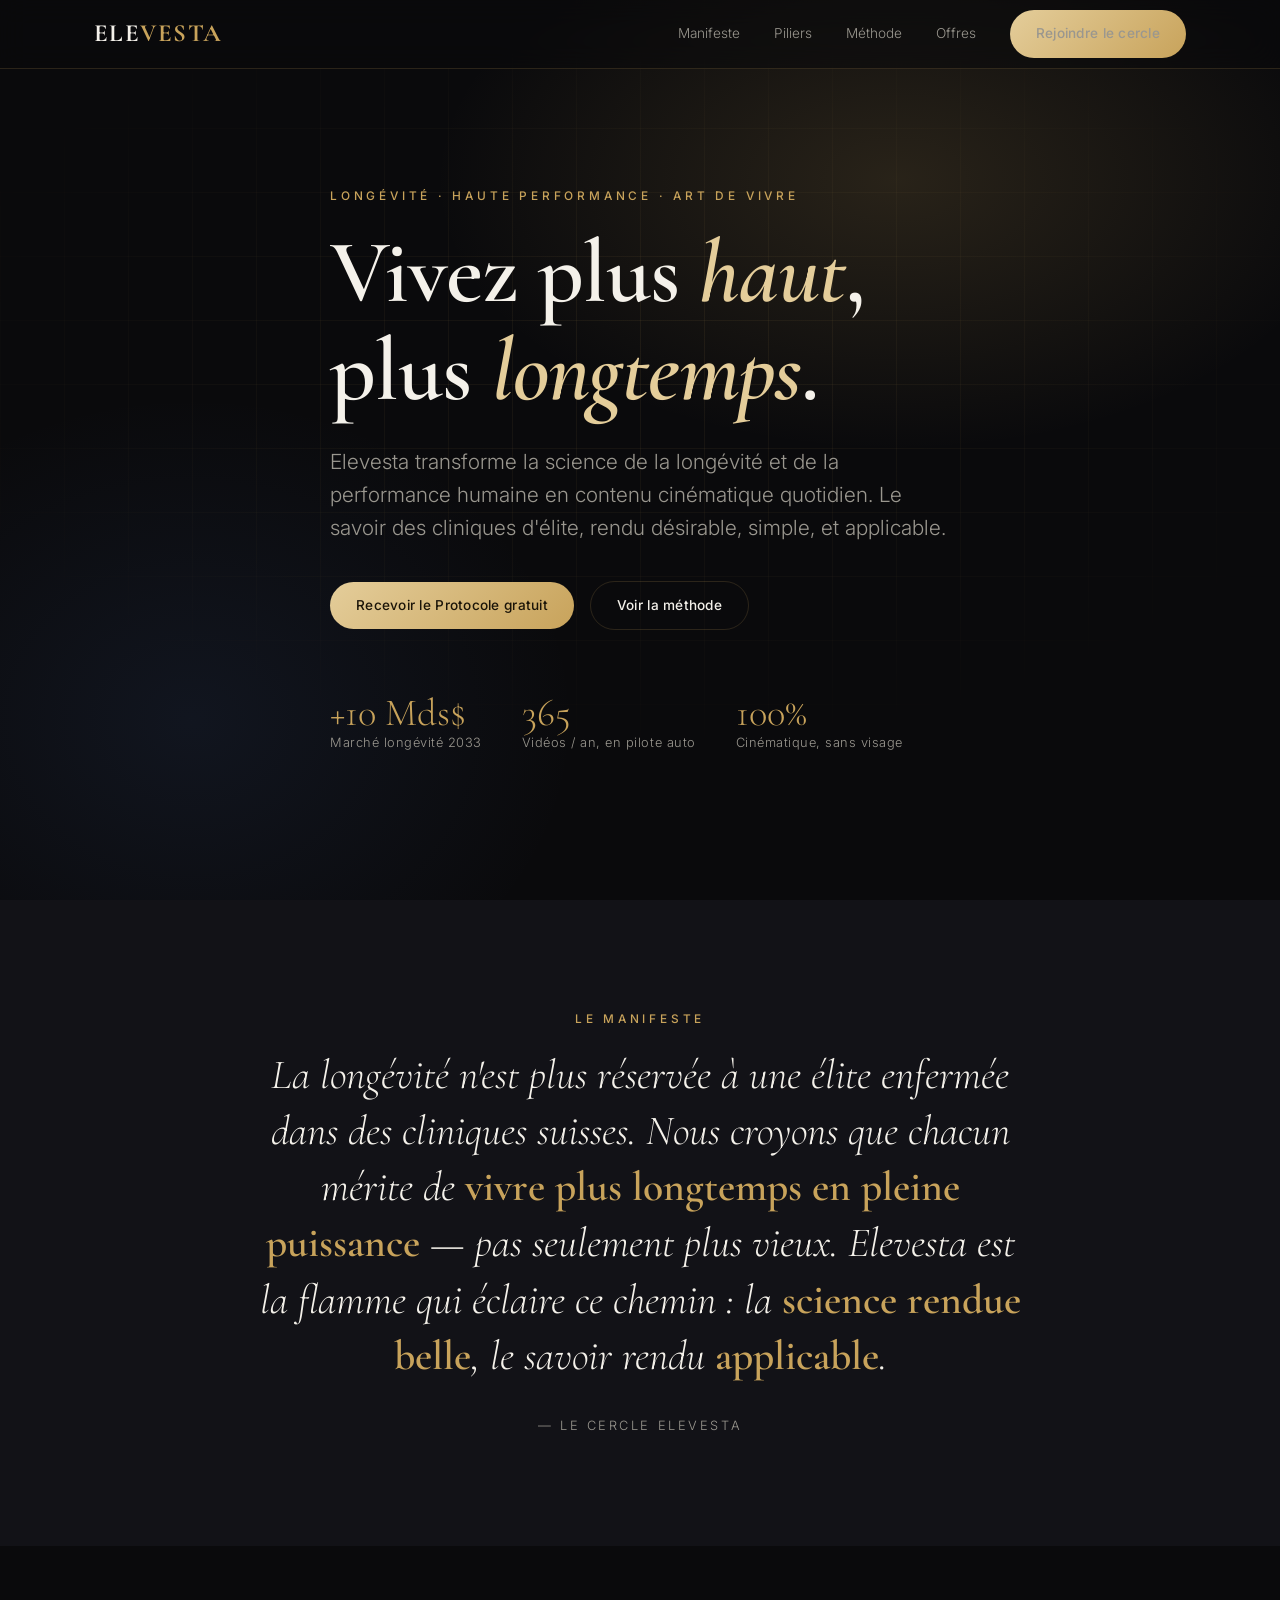
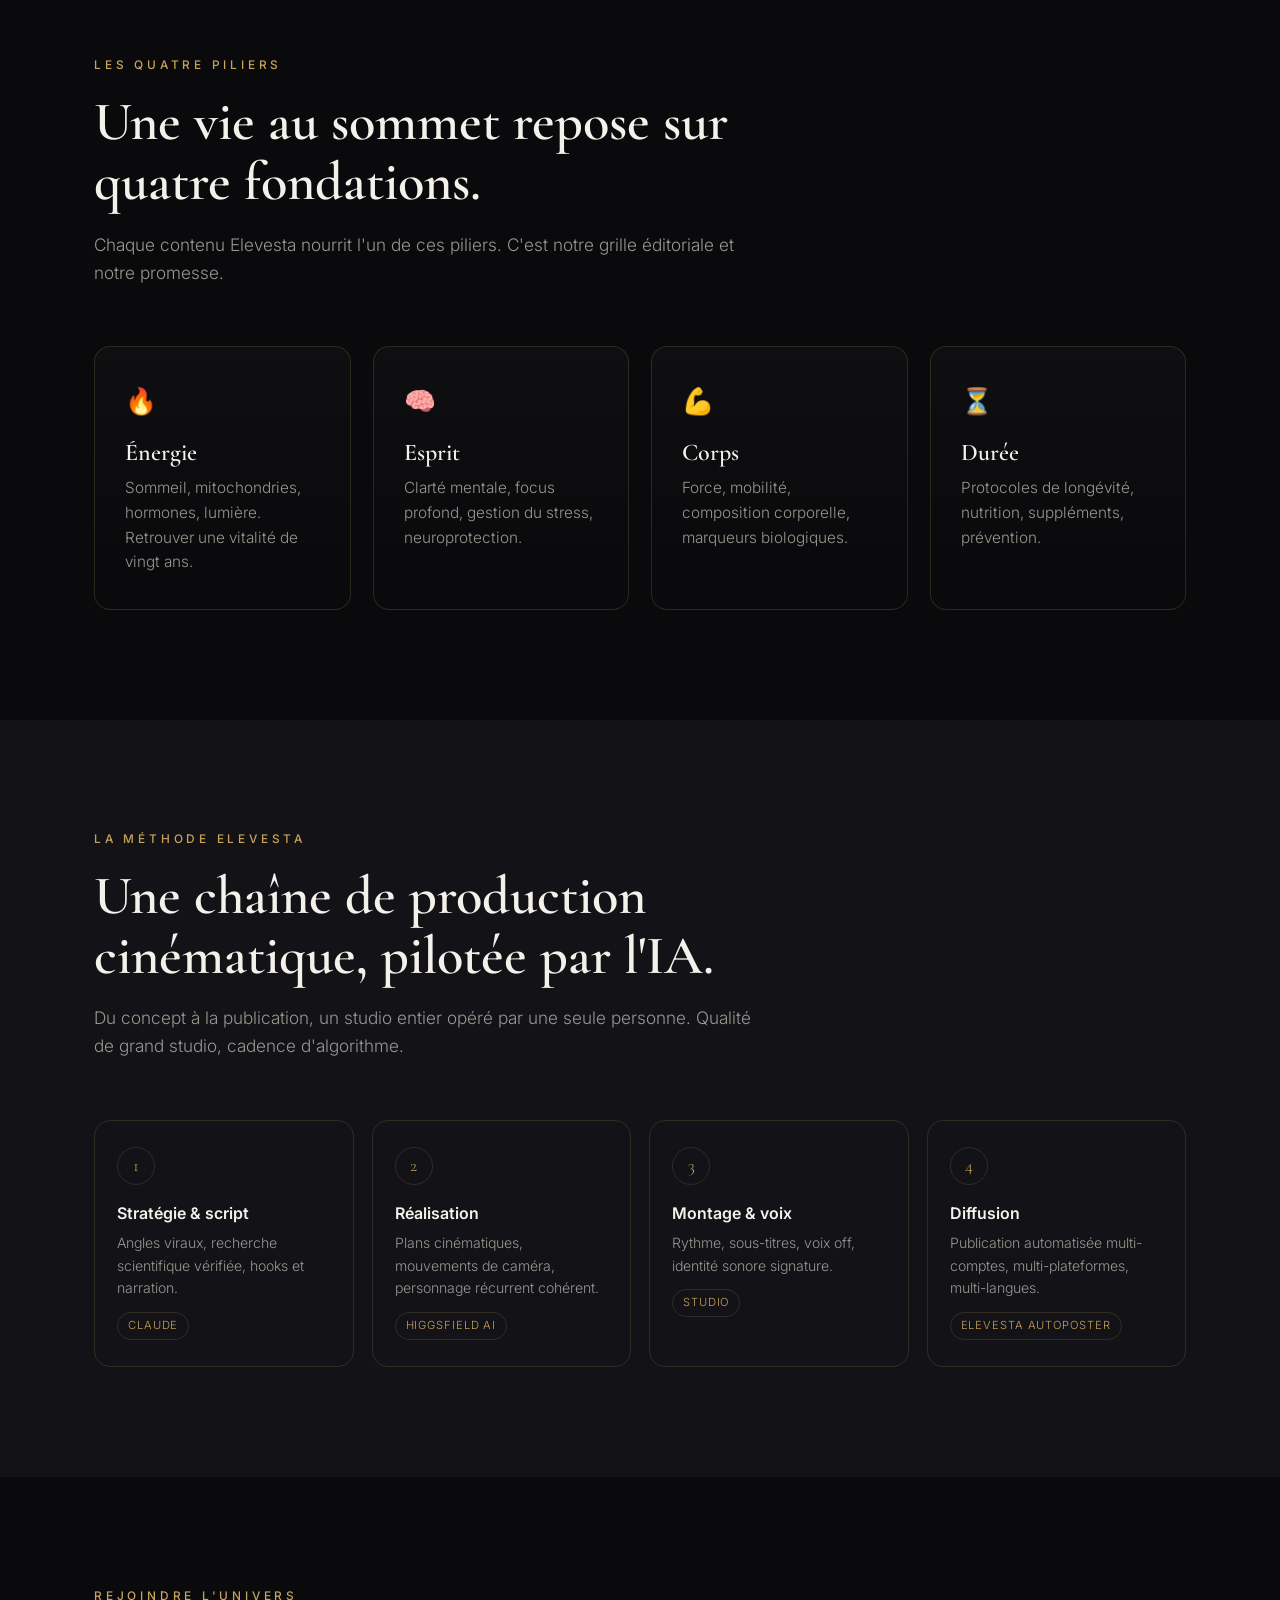
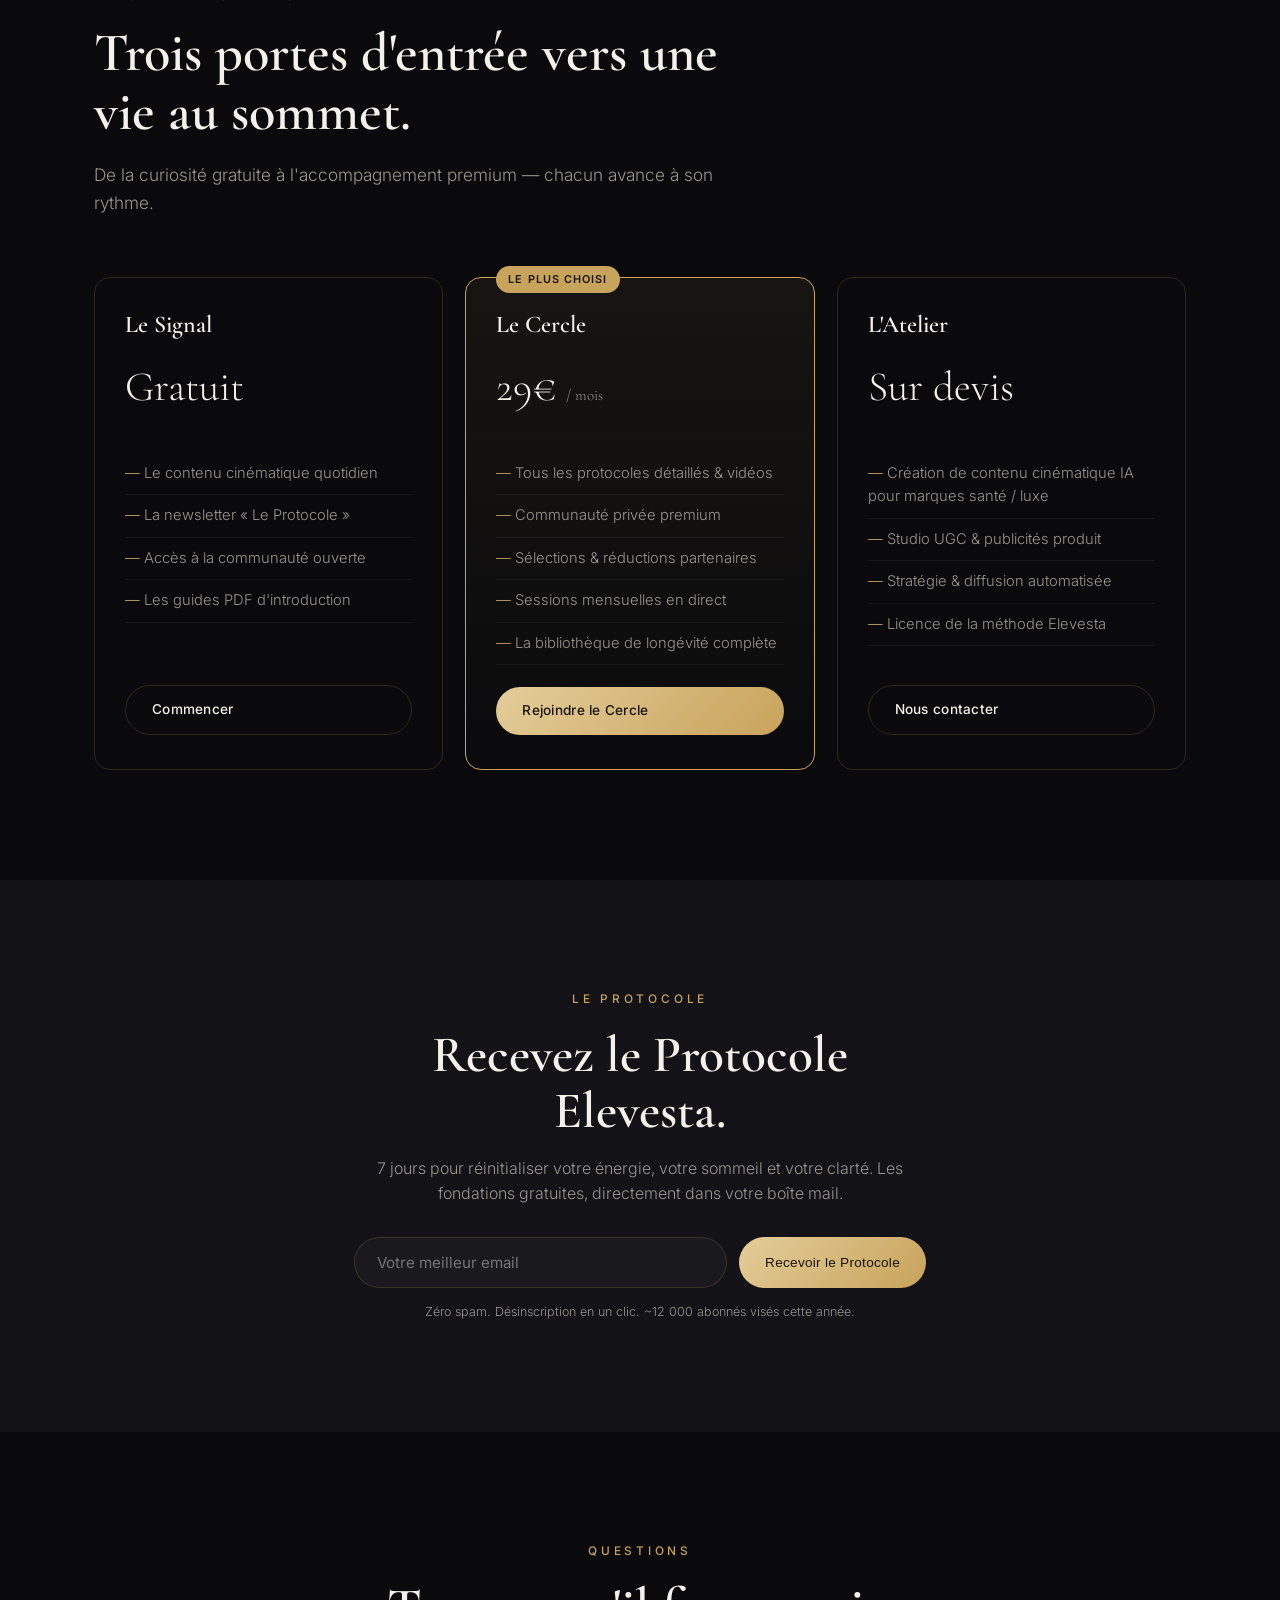
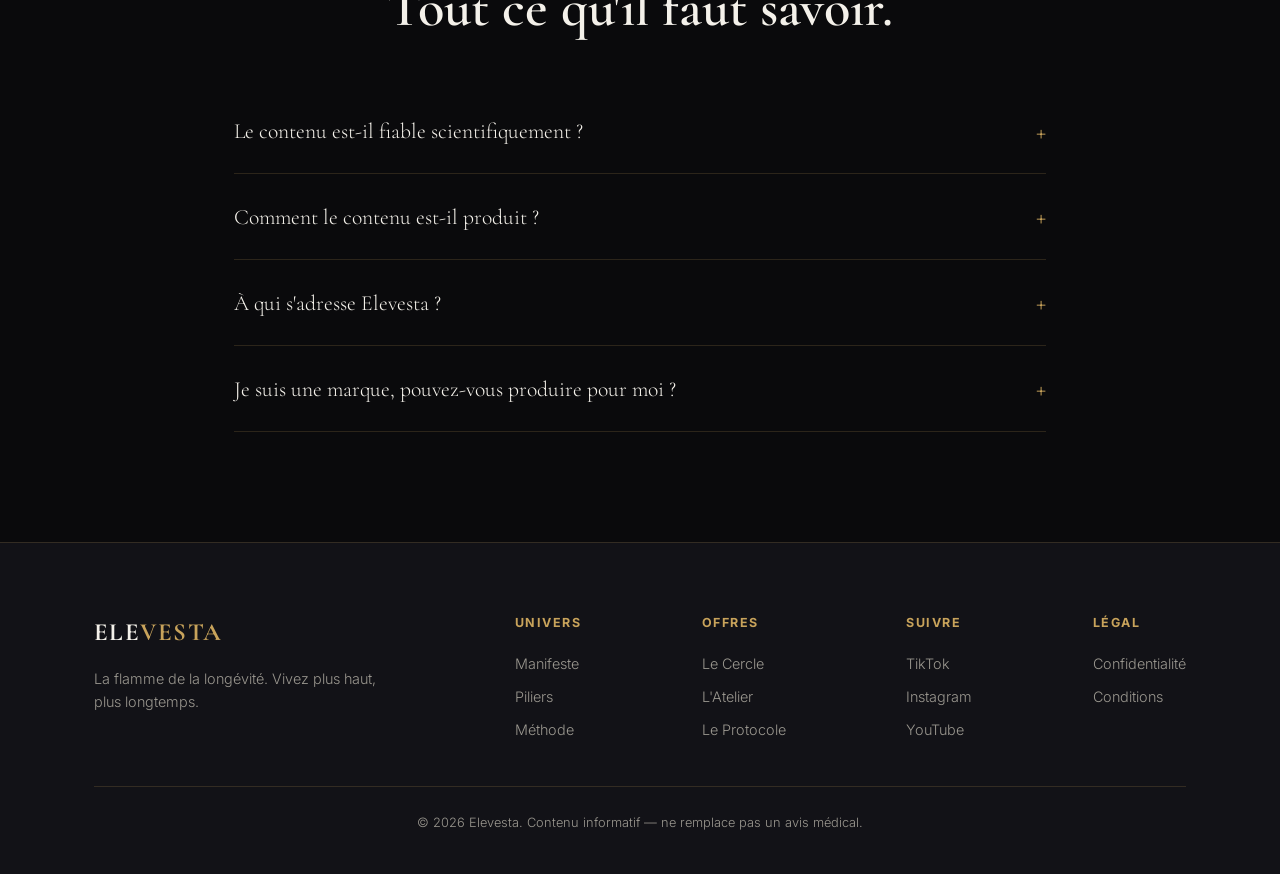
<file: landing/index.html>
<!DOCTYPE html>
<html lang="fr">
<head>
<meta charset="UTF-8" />
<meta name="viewport" content="width=device-width, initial-scale=1.0" />
<title>Elevesta — La longévité au sommet</title>
<meta name="description" content="Elevesta : le média qui transforme la science de la longévité et de la haute performance en contenu cinématique. Vivez plus haut, plus longtemps." />
<meta property="og:title" content="Elevesta — La longévité au sommet" />
<meta property="og:description" content="La science de vivre mieux, plus fort, plus longtemps. Contenu cinématique quotidien." />
<meta property="og:type" content="website" />
<link rel="preconnect" href="https://fonts.googleapis.com" />
<link rel="preconnect" href="https://fonts.gstatic.com" crossorigin />
<link href="https://fonts.googleapis.com/css2?family=Cormorant+Garamond:wght@500;600;700&family=Inter:wght@300;400;500;600&display=swap" rel="stylesheet" />
<style>
  :root{
    --bg:#0a0a0c;
    --bg-soft:#121217;
    --ink:#f4f1ea;
    --muted:#9a978f;
    --gold:#c8a35b;
    --gold-soft:#e4cd9a;
    --line:rgba(200,163,91,.18);
    --radius:16px;
    --maxw:1140px;
  }
  *{box-sizing:border-box;margin:0;padding:0}
  html{scroll-behavior:smooth}
  body{
    background:var(--bg);
    color:var(--ink);
    font-family:'Inter',system-ui,sans-serif;
    line-height:1.6;
    font-weight:300;
    -webkit-font-smoothing:antialiased;
    overflow-x:hidden;
  }
  h1,h2,h3,.serif{font-family:'Cormorant Garamond',Georgia,serif;font-weight:600;line-height:1.1}
  a{color:inherit;text-decoration:none}
  .wrap{max-width:var(--maxw);margin:0 auto;padding:0 24px}
  .gold{color:var(--gold)}
  .eyebrow{
    font-family:'Inter';font-weight:500;font-size:.74rem;letter-spacing:.32em;
    text-transform:uppercase;color:var(--gold);margin-bottom:18px;
  }
  /* NAV */
  nav{
    position:fixed;top:0;left:0;right:0;z-index:50;
    backdrop-filter:blur(14px);background:rgba(10,10,12,.55);
    border-bottom:1px solid var(--line);
  }
  nav .wrap{display:flex;align-items:center;justify-content:space-between;height:68px}
  .logo{font-family:'Cormorant Garamond';font-size:1.55rem;font-weight:700;letter-spacing:.06em}
  .logo span{color:var(--gold)}
  .nav-links{display:flex;gap:34px;align-items:center}
  .nav-links a{font-size:.85rem;color:var(--muted);transition:.25s}
  .nav-links a:hover{color:var(--ink)}
  .btn{
    display:inline-block;padding:13px 26px;border-radius:100px;font-size:.85rem;
    font-weight:500;letter-spacing:.02em;transition:.3s;cursor:pointer;border:none;
  }
  .btn-gold{background:linear-gradient(135deg,var(--gold-soft),var(--gold));color:#1a1408}
  .btn-gold:hover{transform:translateY(-2px);box-shadow:0 12px 30px rgba(200,163,91,.28)}
  .btn-ghost{background:transparent;border:1px solid var(--line);color:var(--ink)}
  .btn-ghost:hover{border-color:var(--gold);color:var(--gold)}
  @media(max-width:760px){.nav-links a:not(.btn){display:none}}
  /* HERO */
  header.hero{
    position:relative;min-height:100vh;display:flex;align-items:center;
    padding:120px 0 80px;overflow:hidden;
  }
  .hero-glow{
    position:absolute;inset:0;z-index:0;
    background:
      radial-gradient(60% 50% at 70% 20%,rgba(200,163,91,.16),transparent 60%),
      radial-gradient(50% 60% at 15% 80%,rgba(80,120,200,.10),transparent 60%);
  }
  .hero-grid{position:absolute;inset:0;z-index:0;opacity:.5;
    background-image:linear-gradient(var(--line) 1px,transparent 1px),linear-gradient(90deg,var(--line) 1px,transparent 1px);
    background-size:64px 64px;mask-image:radial-gradient(ellipse 80% 60% at 50% 40%,#000,transparent 75%);}
  .hero .wrap{position:relative;z-index:1;max-width:880px}
  .hero h1{font-size:clamp(2.8rem,7vw,5.6rem);letter-spacing:-.01em;margin-bottom:24px}
  .hero h1 em{font-style:italic;color:var(--gold-soft)}
  .hero p.lead{font-size:clamp(1.05rem,2vw,1.3rem);color:var(--muted);max-width:620px;margin-bottom:36px;font-weight:300}
  .hero-cta{display:flex;gap:16px;flex-wrap:wrap;align-items:center}
  .hero-stats{display:flex;gap:40px;margin-top:64px;flex-wrap:wrap}
  .hero-stats .stat .n{font-family:'Cormorant Garamond';font-size:2.4rem;color:var(--gold);line-height:1}
  .hero-stats .stat .l{font-size:.8rem;color:var(--muted);letter-spacing:.04em}
  /* SECTIONS */
  section{padding:110px 0;position:relative}
  .section-head{max-width:680px;margin-bottom:60px}
  .section-head h2{font-size:clamp(2rem,4.5vw,3.4rem);margin-bottom:18px}
  .section-head p{color:var(--muted);font-size:1.08rem}
  .bg-soft{background:var(--bg-soft)}
  /* MANIFESTO */
  .manifesto{text-align:center;max-width:820px;margin:0 auto}
  .manifesto .quote{font-family:'Cormorant Garamond';font-size:clamp(1.6rem,3.5vw,2.6rem);
    line-height:1.35;font-style:italic;color:var(--ink)}
  .manifesto .quote b{color:var(--gold);font-style:normal;font-weight:600}
  .manifesto .sig{margin-top:32px;color:var(--muted);letter-spacing:.2em;font-size:.8rem;text-transform:uppercase}
  /* PILLARS */
  .grid-3{display:grid;grid-template-columns:repeat(3,1fr);gap:22px}
  @media(max-width:880px){.grid-3{grid-template-columns:1fr}}
  .card{
    background:linear-gradient(180deg,rgba(255,255,255,.025),rgba(255,255,255,0));
    border:1px solid var(--line);border-radius:var(--radius);padding:34px 30px;transition:.35s;
  }
  .card:hover{transform:translateY(-4px);border-color:rgba(200,163,91,.4)}
  .card .ico{font-size:1.6rem;margin-bottom:18px}
  .card h3{font-size:1.5rem;margin-bottom:10px}
  .card p{color:var(--muted);font-size:.96rem}
  /* PIPELINE */
  .steps{display:grid;grid-template-columns:repeat(4,1fr);gap:18px}
  @media(max-width:880px){.steps{grid-template-columns:1fr 1fr}}
  @media(max-width:520px){.steps{grid-template-columns:1fr}}
  .step{border:1px solid var(--line);border-radius:var(--radius);padding:26px 22px;position:relative}
  .step .num{font-family:'Cormorant Garamond';font-size:1.1rem;color:var(--gold);
    border:1px solid var(--line);width:38px;height:38px;border-radius:50%;
    display:flex;align-items:center;justify-content:center;margin-bottom:16px}
  .step h4{font-family:'Inter';font-weight:600;font-size:1rem;margin-bottom:6px}
  .step p{color:var(--muted);font-size:.88rem}
  .step .tool{display:inline-block;margin-top:12px;font-size:.7rem;letter-spacing:.08em;
    text-transform:uppercase;color:var(--gold);border:1px solid var(--line);
    padding:4px 10px;border-radius:100px}
  /* OFFER */
  .tiers{display:grid;grid-template-columns:repeat(3,1fr);gap:22px;align-items:stretch}
  @media(max-width:880px){.tiers{grid-template-columns:1fr}}
  .tier{border:1px solid var(--line);border-radius:var(--radius);padding:34px 30px;display:flex;flex-direction:column}
  .tier.featured{border-color:var(--gold);background:linear-gradient(180deg,rgba(200,163,91,.07),rgba(255,255,255,0));position:relative}
  .tier.featured::before{content:'Le plus choisi';position:absolute;top:-12px;left:30px;
    background:var(--gold);color:#1a1408;font-size:.68rem;letter-spacing:.1em;text-transform:uppercase;
    padding:5px 12px;border-radius:100px;font-weight:600}
  .tier h3{font-size:1.5rem;margin-bottom:6px}
  .tier .price{font-family:'Cormorant Garamond';font-size:2.6rem;color:var(--ink);margin:10px 0}
  .tier .price small{font-size:.95rem;color:var(--muted)}
  .tier ul{list-style:none;margin:22px 0;flex:1}
  .tier li{padding:9px 0;border-bottom:1px solid rgba(255,255,255,.05);font-size:.92rem;color:var(--muted)}
  .tier li::before{content:'—  ';color:var(--gold)}
  /* CAPTURE */
  .capture{text-align:center;max-width:620px;margin:0 auto}
  .capture h2{font-size:clamp(2rem,4.5vw,3.2rem);margin-bottom:16px}
  .capture p{color:var(--muted);margin-bottom:30px}
  form.cap{display:flex;gap:12px;flex-wrap:wrap;justify-content:center}
  form.cap input{
    flex:1;min-width:240px;padding:15px 22px;border-radius:100px;border:1px solid var(--line);
    background:rgba(255,255,255,.03);color:var(--ink);font-family:inherit;font-size:.95rem;
  }
  form.cap input:focus{outline:none;border-color:var(--gold)}
  .cap-note{margin-top:14px;font-size:.78rem;color:var(--muted)}
  /* FAQ */
  details{border-bottom:1px solid var(--line);padding:22px 0;cursor:pointer}
  details summary{font-family:'Cormorant Garamond';font-size:1.35rem;list-style:none;display:flex;justify-content:space-between;align-items:center}
  details summary::-webkit-details-marker{display:none}
  details summary::after{content:'+';color:var(--gold);font-size:1.6rem}
  details[open] summary::after{content:'–'}
  details p{color:var(--muted);margin-top:14px;font-size:.98rem;max-width:760px}
  /* FOOTER */
  footer{padding:70px 0 40px;border-top:1px solid var(--line);background:var(--bg-soft)}
  .foot-grid{display:flex;justify-content:space-between;flex-wrap:wrap;gap:30px;margin-bottom:40px}
  .foot-grid .col h5{font-size:.78rem;letter-spacing:.12em;text-transform:uppercase;color:var(--gold);margin-bottom:14px}
  .foot-grid .col a{display:block;color:var(--muted);font-size:.9rem;padding:5px 0;transition:.2s}
  .foot-grid .col a:hover{color:var(--ink)}
  .foot-bottom{text-align:center;color:var(--muted);font-size:.8rem;border-top:1px solid var(--line);padding-top:26px}
  .reveal{opacity:0;transform:translateY(26px);transition:.9s cubic-bezier(.2,.7,.2,1)}
  .reveal.in{opacity:1;transform:none}
</style>
</head>
<body>

<nav>
  <div class="wrap">
    <div class="logo">ELE<span>VESTA</span></div>
    <div class="nav-links">
      <a href="#manifeste">Manifeste</a>
      <a href="#piliers">Piliers</a>
      <a href="#methode">Méthode</a>
      <a href="#offres">Offres</a>
      <a href="#rejoindre" class="btn btn-gold">Rejoindre le cercle</a>
    </div>
  </div>
</nav>

<header class="hero">
  <div class="hero-glow"></div>
  <div class="hero-grid"></div>
  <div class="wrap">
    <div class="eyebrow reveal">Longévité · Haute performance · Art de vivre</div>
    <h1 class="reveal">Vivez plus <em>haut</em>,<br/>plus <em>longtemps</em>.</h1>
    <p class="lead reveal">Elevesta transforme la science de la longévité et de la performance humaine en contenu cinématique quotidien. Le savoir des cliniques d'élite, rendu désirable, simple, et applicable.</p>
    <div class="hero-cta reveal">
      <a href="#rejoindre" class="btn btn-gold">Recevoir le Protocole gratuit</a>
      <a href="#methode" class="btn btn-ghost">Voir la méthode</a>
    </div>
    <div class="hero-stats reveal">
      <div class="stat"><div class="n">+10 Mds$</div><div class="l">Marché longévité 2033</div></div>
      <div class="stat"><div class="n">365</div><div class="l">Vidéos / an, en pilote auto</div></div>
      <div class="stat"><div class="n">100%</div><div class="l">Cinématique, sans visage</div></div>
    </div>
  </div>
</header>

<section id="manifeste" class="bg-soft">
  <div class="wrap manifesto reveal">
    <div class="eyebrow" style="justify-content:center">Le manifeste</div>
    <p class="quote">La longévité n'est plus réservée à une élite enfermée dans des cliniques suisses. Nous croyons que chacun mérite de <b>vivre plus longtemps en pleine puissance</b> — pas seulement plus vieux. Elevesta est la flamme qui éclaire ce chemin : la <b>science rendue belle</b>, le savoir rendu <b>applicable</b>.</p>
    <div class="sig">— Le cercle Elevesta</div>
  </div>
</section>

<section id="piliers">
  <div class="wrap">
    <div class="section-head reveal">
      <div class="eyebrow">Les quatre piliers</div>
      <h2>Une vie au sommet repose sur quatre fondations.</h2>
      <p>Chaque contenu Elevesta nourrit l'un de ces piliers. C'est notre grille éditoriale et notre promesse.</p>
    </div>
    <div class="grid-3" style="grid-template-columns:repeat(4,1fr)">
      <div class="card reveal"><div class="ico">🔥</div><h3>Énergie</h3><p>Sommeil, mitochondries, hormones, lumière. Retrouver une vitalité de vingt ans.</p></div>
      <div class="card reveal"><div class="ico">🧠</div><h3>Esprit</h3><p>Clarté mentale, focus profond, gestion du stress, neuroprotection.</p></div>
      <div class="card reveal"><div class="ico">💪</div><h3>Corps</h3><p>Force, mobilité, composition corporelle, marqueurs biologiques.</p></div>
      <div class="card reveal"><div class="ico">⏳</div><h3>Durée</h3><p>Protocoles de longévité, nutrition, suppléments, prévention.</p></div>
    </div>
  </div>
</section>

<section id="methode" class="bg-soft">
  <div class="wrap">
    <div class="section-head reveal">
      <div class="eyebrow">La méthode Elevesta</div>
      <h2>Une chaîne de production cinématique, pilotée par l'IA.</h2>
      <p>Du concept à la publication, un studio entier opéré par une seule personne. Qualité de grand studio, cadence d'algorithme.</p>
    </div>
    <div class="steps">
      <div class="step reveal"><div class="num">1</div><h4>Stratégie & script</h4><p>Angles viraux, recherche scientifique vérifiée, hooks et narration.</p><span class="tool">Claude</span></div>
      <div class="step reveal"><div class="num">2</div><h4>Réalisation</h4><p>Plans cinématiques, mouvements de caméra, personnage récurrent cohérent.</p><span class="tool">Higgsfield AI</span></div>
      <div class="step reveal"><div class="num">3</div><h4>Montage & voix</h4><p>Rythme, sous-titres, voix off, identité sonore signature.</p><span class="tool">Studio</span></div>
      <div class="step reveal"><div class="num">4</div><h4>Diffusion</h4><p>Publication automatisée multi-comptes, multi-plateformes, multi-langues.</p><span class="tool">Elevesta AutoPoster</span></div>
    </div>
  </div>
</section>

<section id="offres">
  <div class="wrap">
    <div class="section-head reveal">
      <div class="eyebrow">Rejoindre l'univers</div>
      <h2>Trois portes d'entrée vers une vie au sommet.</h2>
      <p>De la curiosité gratuite à l'accompagnement premium — chacun avance à son rythme.</p>
    </div>
    <div class="tiers">
      <div class="tier reveal">
        <h3>Le Signal</h3>
        <div class="price">Gratuit</div>
        <ul>
          <li>Le contenu cinématique quotidien</li>
          <li>La newsletter « Le Protocole »</li>
          <li>Accès à la communauté ouverte</li>
          <li>Les guides PDF d'introduction</li>
        </ul>
        <a href="#rejoindre" class="btn btn-ghost">Commencer</a>
      </div>
      <div class="tier featured reveal">
        <h3>Le Cercle</h3>
        <div class="price">29€ <small>/ mois</small></div>
        <ul>
          <li>Tous les protocoles détaillés & vidéos</li>
          <li>Communauté privée premium</li>
          <li>Sélections & réductions partenaires</li>
          <li>Sessions mensuelles en direct</li>
          <li>La bibliothèque de longévité complète</li>
        </ul>
        <a href="#rejoindre" class="btn btn-gold">Rejoindre le Cercle</a>
      </div>
      <div class="tier reveal">
        <h3>L'Atelier</h3>
        <div class="price">Sur devis</div>
        <ul>
          <li>Création de contenu cinématique IA pour marques santé / luxe</li>
          <li>Studio UGC & publicités produit</li>
          <li>Stratégie & diffusion automatisée</li>
          <li>Licence de la méthode Elevesta</li>
        </ul>
        <a href="#rejoindre" class="btn btn-ghost">Nous contacter</a>
      </div>
    </div>
  </div>
</section>

<section id="rejoindre" class="bg-soft">
  <div class="wrap capture reveal">
    <div class="eyebrow" style="justify-content:center">Le Protocole</div>
    <h2>Recevez le Protocole Elevesta.</h2>
    <p>7 jours pour réinitialiser votre énergie, votre sommeil et votre clarté. Les fondations gratuites, directement dans votre boîte mail.</p>
    <form class="cap" onsubmit="event.preventDefault();this.querySelector('input').value='';document.getElementById('cap-ok').style.display='block';">
      <input type="email" required placeholder="Votre meilleur email" aria-label="email" />
      <button class="btn btn-gold" type="submit">Recevoir le Protocole</button>
    </form>
    <div id="cap-ok" class="cap-note" style="display:none;color:var(--gold)">✓ Bienvenue dans le cercle. Vérifiez votre boîte mail.</div>
    <div class="cap-note">Zéro spam. Désinscription en un clic. ~12 000 abonnés visés cette année.</div>
  </div>
</section>

<section id="faq">
  <div class="wrap" style="max-width:860px">
    <div class="section-head reveal" style="text-align:center;margin:0 auto 50px">
      <div class="eyebrow" style="justify-content:center">Questions</div>
      <h2>Tout ce qu'il faut savoir.</h2>
    </div>
    <details class="reveal"><summary>Le contenu est-il fiable scientifiquement ?</summary><p>Chaque vidéo s'appuie sur des sources vérifiées (études, cliniques de longévité, experts reconnus). Elevesta vulgarise sans déformer. Nous ne donnons pas de conseil médical : nous éclairons et nous renvoyons toujours vers un professionnel pour les décisions de santé.</p></details>
    <details class="reveal"><summary>Comment le contenu est-il produit ?</summary><p>Par un studio créatif augmenté par l'IA : scénarisation assistée par Claude, réalisation cinématique avec Higgsfield AI, et diffusion automatisée. Le résultat : une qualité de production rare, à une cadence impossible à tenir manuellement.</p></details>
    <details class="reveal"><summary>À qui s'adresse Elevesta ?</summary><p>Aux adultes ambitieux de 28 à 55 ans qui veulent performer longtemps : entrepreneurs, cadres, sportifs, créatifs. Ceux pour qui le temps et l'énergie sont les actifs les plus précieux.</p></details>
    <details class="reveal"><summary>Je suis une marque, pouvez-vous produire pour moi ?</summary><p>Oui. L'Atelier Elevesta produit du contenu cinématique IA, des publicités produit et de l'UGC pour les marques santé, bien-être et luxe. Écrivez-nous via la section « Rejoindre ».</p></details>
  </div>
</section>

<footer>
  <div class="wrap">
    <div class="foot-grid">
      <div class="col" style="max-width:300px">
        <div class="logo" style="margin-bottom:14px">ELE<span>VESTA</span></div>
        <p style="color:var(--muted);font-size:.9rem">La flamme de la longévité. Vivez plus haut, plus longtemps.</p>
      </div>
      <div class="col"><h5>Univers</h5><a href="#manifeste">Manifeste</a><a href="#piliers">Piliers</a><a href="#methode">Méthode</a></div>
      <div class="col"><h5>Offres</h5><a href="#offres">Le Cercle</a><a href="#offres">L'Atelier</a><a href="#rejoindre">Le Protocole</a></div>
      <div class="col"><h5>Suivre</h5><a href="#">TikTok</a><a href="#">Instagram</a><a href="#">YouTube</a></div>
      <div class="col"><h5>Légal</h5><a href="../index.html">Confidentialité</a><a href="../index.html">Conditions</a></div>
    </div>
    <div class="foot-bottom">© 2026 Elevesta. Contenu informatif — ne remplace pas un avis médical.</div>
  </div>
</footer>

<script>
  const io=new IntersectionObserver((es)=>{es.forEach(e=>{if(e.isIntersecting){e.target.classList.add('in');io.unobserve(e.target)}})},{threshold:.12});
  document.querySelectorAll('.reveal').forEach((el,i)=>{el.style.transitionDelay=(i%4*60)+'ms';io.observe(el)});
</script>
</body>
</html>
</file>
